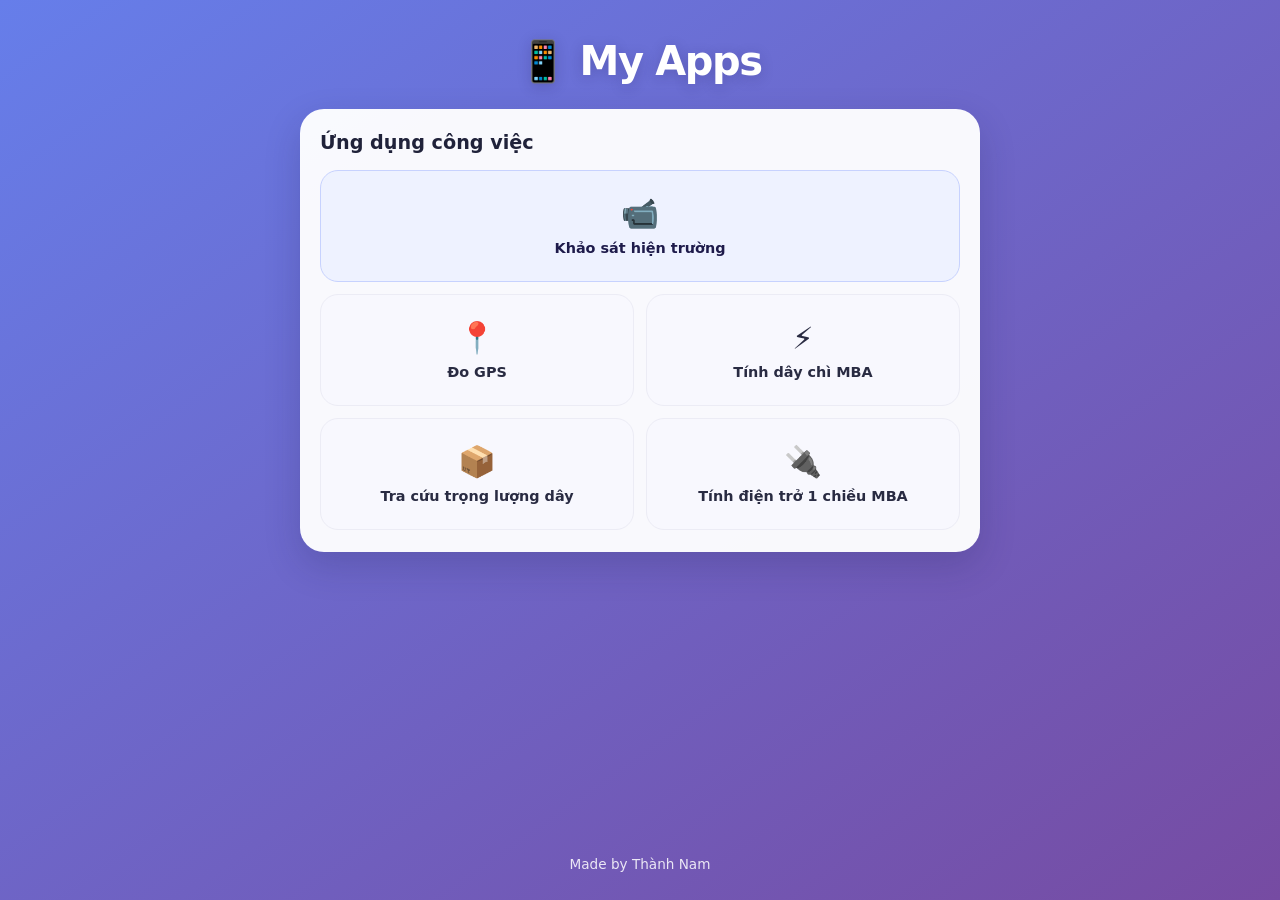
<file: index.html>
<!doctype html>
<html lang="vi">
<head>
  <meta charset="utf-8">
  <meta name="viewport" content="width=device-width, initial-scale=1, viewport-fit=cover">
  <meta name="theme-color" content="#5b5bd6">
  <meta name="description" content="My Apps của Thành Nam - Công việc">
  <link rel="manifest" href="manifest.json">
  <link rel="icon" href="icon-192.png">
  <link rel="apple-touch-icon" href="icon-192.png">
  <meta name="apple-mobile-web-app-capable" content="yes">
  <meta name="apple-mobile-web-app-status-bar-style" content="black-translucent">
  <meta name="apple-mobile-web-app-title" content="My Apps">
  <title>My Apps - Thành Nam</title>
  <style>
    :root { font-family: system-ui, -apple-system, BlinkMacSystemFont, "Segoe UI", sans-serif; color: #20223a; background: #5755c9; }
    * { box-sizing: border-box; }
    body { min-height: 100svh; margin: 0; padding: max(24px, env(safe-area-inset-top)) max(18px, env(safe-area-inset-right)) max(24px, env(safe-area-inset-bottom)) max(18px, env(safe-area-inset-left)); background: linear-gradient(145deg, #667eea 0%, #764ba2 100%); }
    .page { width: min(100%, 680px); min-height: calc(100svh - 48px); margin: auto; display: flex; flex-direction: column; }
    header { padding: 14px 0 24px; text-align: center; color: #fff; }
    h1 { margin: 0; font-size: clamp(1.8rem, 8vw, 2.5rem); letter-spacing: -0.035em; text-shadow: 0 3px 14px rgba(31, 28, 80, 0.22); }
    button, a { font: inherit; }
    .work-panel { display: block; padding: 22px 20px; border-radius: 24px; background: rgba(255,255,255,.96); box-shadow: 0 14px 36px rgba(31,28,80,.2); }
    .work-panel h2 { margin: 0 0 16px; font-size: 1.2rem; }
    .apps-grid { display: grid; grid-template-columns: repeat(2, minmax(0, 1fr)); gap: 12px; }
    .app-link { min-height: 112px; padding: 14px 10px; display: flex; flex-direction: column; align-items: center; justify-content: center; gap: 8px; border: 1px solid #ececf5; border-radius: 18px; color: #292b42; background: #f8f8fe; text-align: center; text-decoration: none; font-size: .9rem; font-weight: 650; transition: transform .16s ease, background-color .16s ease; touch-action: manipulation; }
    .app-link:active { transform: scale(.98); background: #f0f0fa; }
    .app-link span { font-size: 1.9rem; }
    .app-link.featured { grid-column: 1 / -1; background: #eef2ff; border-color: #c7d2fe; color: #1e1b4b; font-weight: 750; }
    footer { margin-top: auto; padding: 28px 0 4px; text-align: center; color: rgba(255,255,255,.86); font-size: .85rem; }
    @media (max-width: 370px) { .apps-grid { grid-template-columns: 1fr; } }
    @media (prefers-reduced-motion: reduce) { .app-link { transition: none; } }
  </style>
</head>
<body>
  <div class="page">
    <header><h1>📱 My Apps</h1></header>
    <main>
      <section class="work-panel" id="work-panel" aria-label="Ứng dụng công việc">
        <h2>Ứng dụng công việc</h2>
        <div class="apps-grid">
          <a class="app-link featured" href="apps/khao-sat-hien-truong/"><span aria-hidden="true">📹</span>Khảo sát hiện trường</a>
          <a class="app-link" href="gps/"><span aria-hidden="true">📍</span>Đo GPS</a>
          <a class="app-link" href="apps/tinh-day-chi-mba/"><span aria-hidden="true">⚡</span>Tính dây chì MBA</a>
          <a class="app-link" href="apps/tra-cuu-trong-luong-day/"><span aria-hidden="true">📦</span>Tra cứu trọng lượng dây</a>
          <a class="app-link" href="apps/tinh-dien-tro-1-chieu-mba/"><span aria-hidden="true">🔌</span>Tính điện trở 1 chiều MBA</a>
          <!-- AUTO-APPS:END -->
        </div>
      </section>
    </main>
    <footer>Made by Thành Nam</footer>
  </div>

  <script>
    if ("serviceWorker" in navigator) navigator.serviceWorker.getRegistrations().then(items => Promise.all(items.map(item => item.unregister()))).catch(() => {});
    if ("caches" in window) caches.keys().then(keys => Promise.all(keys.map(key => caches.delete(key)))).catch(() => {});
  </script>
</body>
</html>
</file>
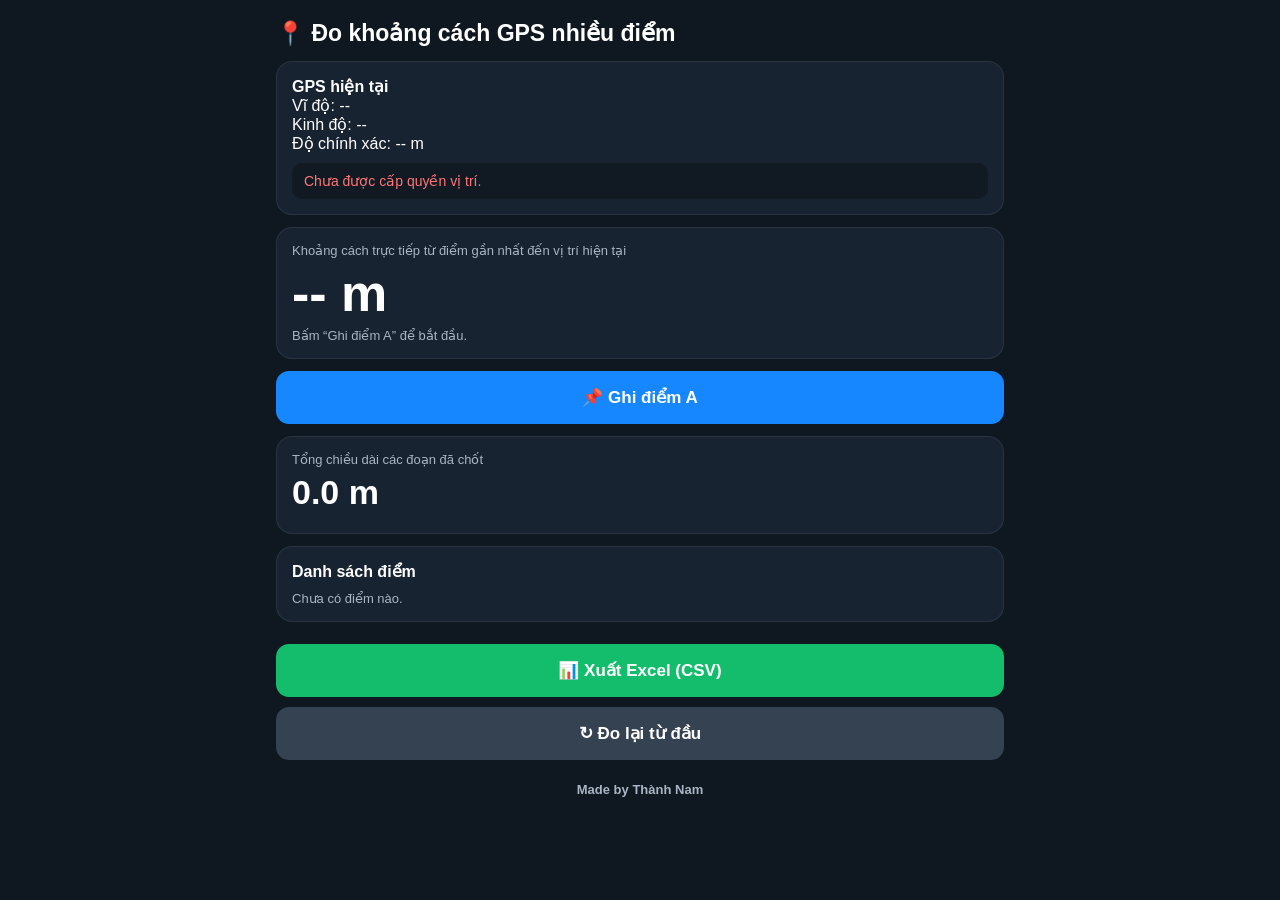
<file: gps/index.html>
<!DOCTYPE html>
<html lang="vi">
<head>
<meta charset="UTF-8">
<meta name="viewport" content="width=device-width, initial-scale=1, maximum-scale=1, user-scalable=no">
<title>Đo khoảng cách GPS nhiều điểm</title>
<style>
  *{box-sizing:border-box}
  body{margin:0;min-height:100vh;font-family:Arial,sans-serif;background:#0f1720;color:#fff}
  .app{max-width:760px;margin:0 auto;padding:16px}
  h1{font-size:23px;margin:4px 0 14px}
  .card{background:#182331;border:1px solid rgba(255,255,255,.08);border-radius:16px;padding:15px;margin-bottom:12px}
  .muted{color:#a9b5c4;font-size:13px}
  .status{padding:10px 12px;border-radius:10px;background:#111923;margin-top:10px;font-size:14px}
  .ok{color:#54e39a}.warn{color:#ffd166}.bad{color:#ff7676}
  .live{font-size:52px;font-weight:900;line-height:1;margin:9px 0}
  .total{font-size:34px;font-weight:900;margin:6px 0}
  button{width:100%;border:0;border-radius:13px;padding:16px 12px;font-size:17px;font-weight:800}
  .mark{background:#1687ff;color:#fff}
  .csv{background:#13bd6b;color:#fff;margin-top:10px}
  .reset{background:#344252;color:#fff;margin-top:10px}
  .point{padding:11px 0;border-bottom:1px solid rgba(255,255,255,.08);font-size:14px;line-height:1.55}
  .point:last-child{border-bottom:0}
  .seg{font-weight:800;color:#71d7ff}
</style>
</head>
<body>
<div class="app">
  <h1>📍 Đo khoảng cách GPS nhiều điểm</h1>

  <div class="card">
    <b>GPS hiện tại</b><br>
    Vĩ độ: <span id="lat">--</span><br>
    Kinh độ: <span id="lon">--</span><br>
    Độ chính xác: <span id="acc">--</span> m
    <div class="status" id="status">Đang lấy vị trí...</div>
  </div>

  <div class="card">
    <div class="muted">Khoảng cách trực tiếp từ điểm gần nhất đến vị trí hiện tại</div>
    <div class="live"><span id="liveDistance">--</span> m</div>
    <div id="liveLabel" class="muted">Bấm “Ghi điểm A” để bắt đầu.</div>
  </div>

  <button class="mark" id="markBtn">📌 Ghi điểm A</button>

  <div class="card" style="margin-top:12px">
    <div class="muted">Tổng chiều dài các đoạn đã chốt</div>
    <div class="total"><span id="totalDistance">0.0</span> m</div>
  </div>

  <div class="card">
    <b>Danh sách điểm</b>
    <div id="points"><div class="muted" style="margin-top:10px">Chưa có điểm nào.</div></div>
  </div>

  <button class="csv" id="csvBtn">📊 Xuất Excel (CSV)</button>
  <button class="reset" id="resetBtn">↻ Đo lại từ đầu</button>

  <p class="muted" style="text-align:center;margin:22px 0 8px;font-weight:700;">Made by Thành Nam</p>
</div>

<script>
let current=null;
let points=[];
let total=0;

const $=id=>document.getElementById(id);

function fmt(n,d=7){return Number(n).toFixed(d)}
function pointName(i){
  const letters="ABCDEFGHIJKLMNOPQRSTUVWXYZ";
  if(i<26) return letters[i];
  return "P"+(i+1);
}

function setStatus(text,cls=""){
  const el=$("status");
  el.textContent=text;
  el.className="status "+cls;
}

function distanceMeters(a,b){
  const R=6371000;
  const rad=x=>x*Math.PI/180;
  const p1=rad(a.lat), p2=rad(b.lat);
  const dLat=rad(b.lat-a.lat), dLon=rad(b.lon-a.lon);
  const h=Math.sin(dLat/2)**2+Math.cos(p1)*Math.cos(p2)*Math.sin(dLon/2)**2;
  return 2*R*Math.asin(Math.sqrt(h));
}

function updateCurrent(pos){
  current={
    lat:pos.coords.latitude,
    lon:pos.coords.longitude,
    acc:pos.coords.accuracy,
    time:new Date()
  };
  $("lat").textContent=fmt(current.lat);
  $("lon").textContent=fmt(current.lon);
  $("acc").textContent=Math.round(current.acc);

  if(current.acc<=5) setStatus("GPS rất tốt - có thể ghi điểm.","ok");
  else if(current.acc<=15) setStatus("GPS khá tốt - có thể ghi điểm.","warn");
  else setStatus("GPS chưa ổn định, nên đứng yên và chờ thêm.","bad");

  updateLive();
}

function gpsError(err){
  const msg={
    1:"Chưa được cấp quyền vị trí.",
    2:"Điện thoại chưa xác định được vị trí.",
    3:"GPS phản hồi quá lâu."
  };
  setStatus(msg[err.code]||"Không lấy được GPS.","bad");
}

function updateLive(){
  if(!current || points.length===0){
    $("liveDistance").textContent="--";
    $("liveLabel").textContent="Bấm “Ghi điểm A” để bắt đầu.";
    return;
  }
  const last=points[points.length-1];
  const d=distanceMeters(last,current);
  $("liveDistance").textContent=d<100 ? d.toFixed(1) : Math.round(d);
  $("liveLabel").textContent="Đang đo "+pointName(points.length-1)+" → "+pointName(points.length);
}

function renderPoints(){
  if(points.length===0){
    $("points").innerHTML='<div class="muted" style="margin-top:10px">Chưa có điểm nào.</div>';
    return;
  }
  let html="";
  points.forEach((p,i)=>{
    let seg="";
    if(i>0){
      seg='<div class="seg">Đoạn '+pointName(i-1)+'–'+pointName(i)+': '+p.segment.toFixed(1)+' m</div>';
    }
    html+=`
      <div class="point">
        <b>Điểm ${pointName(i)}</b><br>
        ${seg}
        Vĩ độ: ${fmt(p.lat)}<br>
        Kinh độ: ${fmt(p.lon)}<br>
        Sai số lúc ghi: ±${Math.round(p.acc)} m
      </div>`;
  });
  $("points").innerHTML=html;
}

function markPoint(){
  if(!current){
    alert("Chưa lấy được GPS.");
    return;
  }

  const newPoint={...current, time:new Date(), segment:0};

  if(points.length>0){
    const last=points[points.length-1];
    newPoint.segment=distanceMeters(last,newPoint);
    total+=newPoint.segment;
  }

  points.push(newPoint);

  $("totalDistance").textContent=total.toFixed(1);
  $("markBtn").textContent="📌 Ghi điểm "+pointName(points.length);
  renderPoints();
  updateLive();
}

function resetAll(){
  points=[];
  total=0;
  $("totalDistance").textContent="0.0";
  $("markBtn").textContent="📌 Ghi điểm A";
  renderPoints();
  updateLive();
}

function exportCSV(){
  if(points.length===0){
    alert("Chưa có điểm nào để xuất.");
    return;
  }

  const rows = [[
    "STT",
    "Điểm bấm",
    "Vĩ độ",
    "Kinh độ",
    "Sai số",
    "Số mét giữa các điểm",
    "Tổng số mét đã bấm",
    "Thời gian"
  ]];

  let cumulative = 0;

  points.forEach((p,i)=>{
    const segment = Number(p.segment || 0);
    if(i > 0) cumulative += segment;

    rows.push([
      i + 1,
      i + 1,
      Number(p.lat).toFixed(7),
      Number(p.lon).toFixed(7),
      Math.round(Number(p.acc || 0)),
      i === 0 ? "" : segment.toFixed(1),
      cumulative.toFixed(1),
      p.time instanceof Date
        ? p.time.toLocaleString("vi-VN", {
            day:"2-digit",
            month:"2-digit",
            year:"numeric",
            hour:"2-digit",
            minute:"2-digit"
          })
        : ""
    ]);
  });

  const esc = v => '"' + String(v ?? "").replace(/"/g,'""') + '"';
  const csv = "\uFEFF" + rows.map(r => r.map(esc).join(",")).join("\r\n");

  const blob = new Blob([csv], {type:"text/csv;charset=utf-8;"});
  const url = URL.createObjectURL(blob);
  const a = document.createElement("a");

  const now = new Date();
  const pad = n => String(n).padStart(2,"0");

  a.href = url;
  a.download = `GPS_${now.getFullYear()}${pad(now.getMonth()+1)}${pad(now.getDate())}_${pad(now.getHours())}${pad(now.getMinutes())}.csv`;

  document.body.appendChild(a);
  a.click();
  a.remove();
  setTimeout(() => URL.revokeObjectURL(url), 1000);
}

$("csvBtn").addEventListener("click",exportCSV);

$("markBtn").addEventListener("click",markPoint);
$("resetBtn").addEventListener("click",resetAll);

if("geolocation" in navigator){
  navigator.geolocation.watchPosition(
    updateCurrent,
    gpsError,
    {enableHighAccuracy:true,maximumAge:0,timeout:15000}
  );
}else{
  setStatus("Trình duyệt không hỗ trợ GPS.","bad");
}
</script>
</body>
</html>
</file>
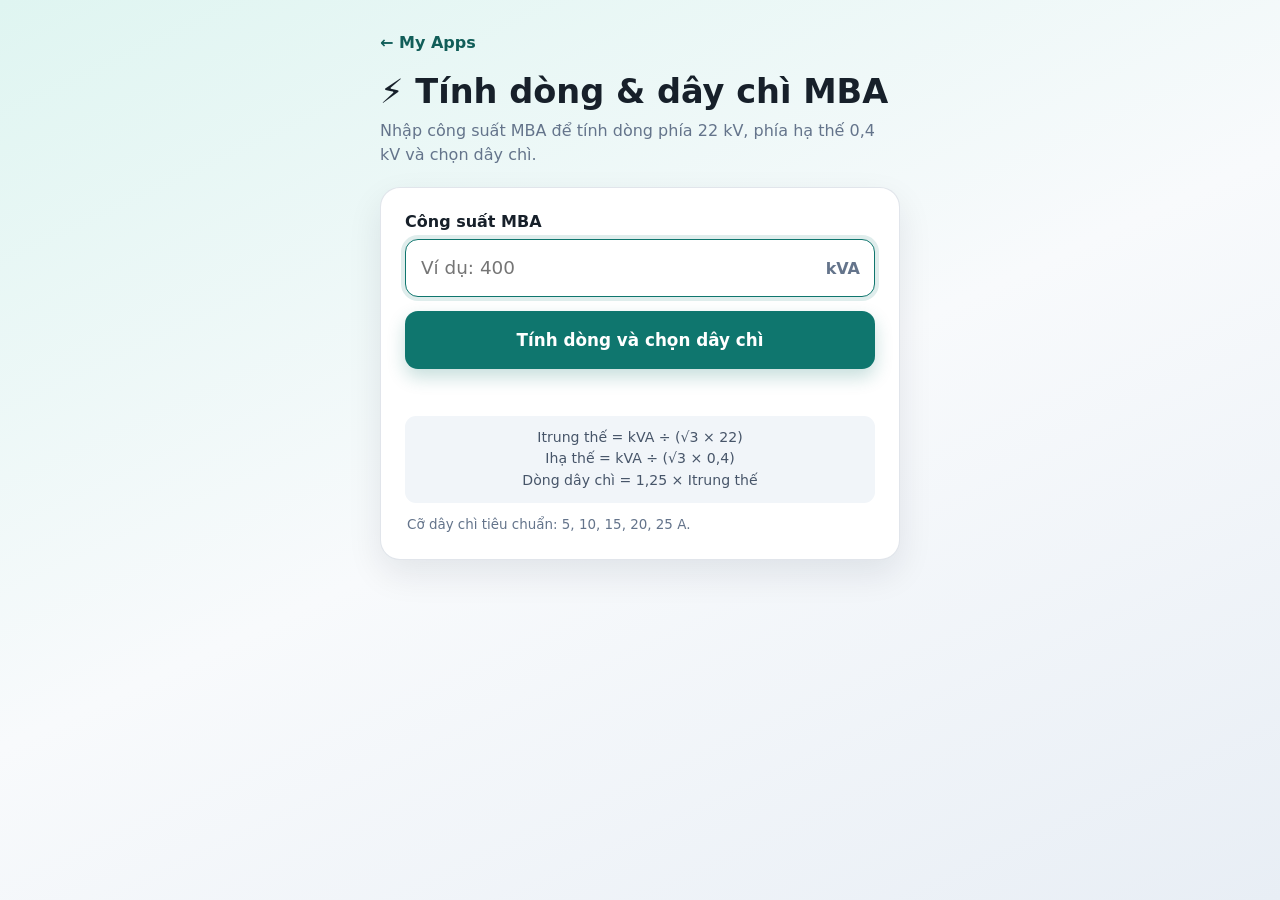
<file: apps/tinh-day-chi-mba/index.html>
<!DOCTYPE html>
<html lang="vi">
<head>
  <meta charset="UTF-8">
  <meta name="viewport" content="width=device-width, initial-scale=1, viewport-fit=cover">
  <meta name="theme-color" content="#0f766e">
  <title>Tính dòng và dây chì MBA</title>
  <style>
    :root { color-scheme:light; --primary:#0f766e; --dark:#115e59; --ink:#17202a; --muted:#64748b; --line:#dbe4ea; --danger:#b42318; }
    * { box-sizing:border-box; }
    body { margin:0; min-height:100vh; font-family:system-ui,-apple-system,"Segoe UI",Roboto,Arial,sans-serif; color:var(--ink); background:linear-gradient(155deg,#dff5f1 0,#f8fafc 50%,#e8eef5 100%); }
    main { width:min(100%,560px); margin:auto; padding:calc(20px + env(safe-area-inset-top)) 16px calc(28px + env(safe-area-inset-bottom)); }
    .back { display:inline-flex; align-items:center; min-height:44px; color:var(--dark); font-weight:750; text-decoration:none; }
    header { margin:8px 0 20px; }
    h1 { margin:0 0 7px; font-size:clamp(1.6rem,7vw,2.1rem); line-height:1.18; }
    header p { margin:0; color:var(--muted); line-height:1.5; }
    .card { padding:18px; border:1px solid rgba(148,163,184,.28); border-radius:20px; background:#fff; box-shadow:0 14px 35px rgba(15,23,42,.09); }
    label { display:block; margin-bottom:8px; font-weight:800; }
    .input-wrap { position:relative; }
    input { width:100%; min-height:58px; padding:12px 68px 12px 15px; border:1.5px solid #b8c6d1; border-radius:13px; color:var(--ink); background:#fff; font:inherit; font-size:1.15rem; outline:none; }
    input:focus { border-color:var(--primary); box-shadow:0 0 0 4px rgba(15,118,110,.13); }
    .unit { position:absolute; right:15px; top:50%; transform:translateY(-50%); color:var(--muted); font-weight:800; pointer-events:none; }
    button { width:100%; min-height:58px; margin-top:14px; border:0; border-radius:13px; padding:13px 16px; color:#fff; background:var(--primary); box-shadow:0 8px 18px rgba(15,118,110,.24); font:inherit; font-size:1.05rem; font-weight:850; cursor:pointer; touch-action:manipulation; }
    button:hover { background:var(--dark); }
    button:active { transform:translateY(1px); }
    .error { min-height:22px; margin:11px 0 0; color:var(--danger); font-weight:650; }
    .results { display:none; margin-top:17px; overflow:hidden; border:1px solid var(--line); border-radius:13px; }
    .results.show { display:block; }
    .row { display:flex; justify-content:space-between; align-items:center; gap:12px; padding:13px 14px; background:#fff; }
    .row + .row { border-top:1px solid var(--line); }
    .row span { color:#526171; }
    .row strong { white-space:nowrap; font-size:1.08rem; }
    .row.lv { background:#f0fdfa; }
    .row.lv strong { color:var(--dark); }
    .row.recommend { background:#e8faf6; }
    .row.recommend strong { color:var(--dark); font-size:1.45rem; }
    .formula { margin:14px 0 0; padding:11px; border-radius:11px; color:#475569; background:#f1f5f9; font-size:.88rem; line-height:1.55; text-align:center; }
    .note { margin:12px 2px 0; color:var(--muted); font-size:.84rem; line-height:1.45; }
    @media (min-width:520px) { main { padding-left:20px; padding-right:20px; } .card { padding:24px; } }
  </style>
</head>
<body>
  <main>
    <a class="back" href="../../">← My Apps</a>
    <header>
      <h1>⚡ Tính dòng &amp; dây chì MBA</h1>
      <p>Nhập công suất MBA để tính dòng phía 22 kV, phía hạ thế 0,4 kV và chọn dây chì.</p>
    </header>
    <section class="card">
      <form id="calculator" novalidate>
        <label for="power">Công suất MBA</label>
        <div class="input-wrap">
          <input id="power" type="text" inputmode="decimal" autocomplete="off" placeholder="Ví dụ: 400" aria-describedby="error" autofocus>
          <span class="unit">kVA</span>
        </div>
        <button type="submit">Tính dòng và chọn dây chì</button>
        <p class="error" id="error" role="alert" aria-live="polite"></p>
      </form>
      <div class="results" id="results" aria-live="polite">
        <div class="row"><span>MBA</span><strong id="power-result">—</strong></div>
        <div class="row"><span>Dòng định mức trung thế 22 kV</span><strong id="rated-mv">—</strong></div>
        <div class="row lv"><span>Dòng định mức hạ thế 0,4 kV</span><strong id="rated-lv">—</strong></div>
        <div class="row"><span>1,25 × Iđm trung thế</span><strong id="fuse-current">—</strong></div>
        <div class="row recommend"><span>Dây chì chọn</span><strong id="recommendation">—</strong></div>
      </div>
      <p class="formula">Itrung thế = kVA ÷ (√3 × 22)<br>Ihạ thế = kVA ÷ (√3 × 0,4)<br>Dòng dây chì = 1,25 × Itrung thế</p>
      <p class="note" id="note">Cỡ dây chì tiêu chuẩn: 5, 10, 15, 20, 25 A.</p>
    </section>
  </main>
  <script>
    (() => {
      const FUSES = [5, 10, 15, 20, 25];
      const MV_VOLTAGE_KV = 22;
      const LV_VOLTAGE_KV = 0.4;
      const form = document.getElementById('calculator');
      const powerInput = document.getElementById('power');
      const error = document.getElementById('error');
      const results = document.getElementById('results');
      const note = document.getElementById('note');
      const parseValue = (value) => Number(String(value).trim().replace(',', '.'));
      const format2 = (value) => value.toLocaleString('vi-VN', { minimumFractionDigits:2, maximumFractionDigits:2 });
      const formatPower = (value) => value.toLocaleString('vi-VN', { maximumFractionDigits:2 });

      form.addEventListener('submit', (event) => {
        event.preventDefault();
        const kva = parseValue(powerInput.value);
        error.textContent = '';
        if (!Number.isFinite(kva) || kva <= 0) {
          error.textContent = 'Vui lòng nhập công suất MBA lớn hơn 0.';
          results.classList.remove('show');
          powerInput.focus();
          return;
        }

        const ratedMv = kva / (Math.sqrt(3) * MV_VOLTAGE_KV);
        const ratedLv = kva / (Math.sqrt(3) * LV_VOLTAGE_KV);
        const required = 1.25 * ratedMv;
        const selected = FUSES.find((fuse) => fuse >= required);

        document.getElementById('power-result').textContent = `${formatPower(kva)} kVA`;
        document.getElementById('rated-mv').textContent = `${format2(ratedMv)} A`;
        document.getElementById('rated-lv').textContent = `${format2(ratedLv)} A`;
        document.getElementById('fuse-current').textContent = `${format2(required)} A`;
        document.getElementById('recommendation').textContent = selected ? `${selected} A` : '> 25 A';
        note.textContent = selected ? 'Dây chì được chọn theo dòng trung thế 22 kV, lấy cỡ tiêu chuẩn gần nhất lớn hơn hoặc bằng dòng tính toán.' : 'Dòng tính toán phía trung thế vượt danh sách 5–25 A. Cần kiểm tra phương án bảo vệ phù hợp.';
        results.classList.add('show');
      });
    })();
  </script>
</body>
</html>
</file>
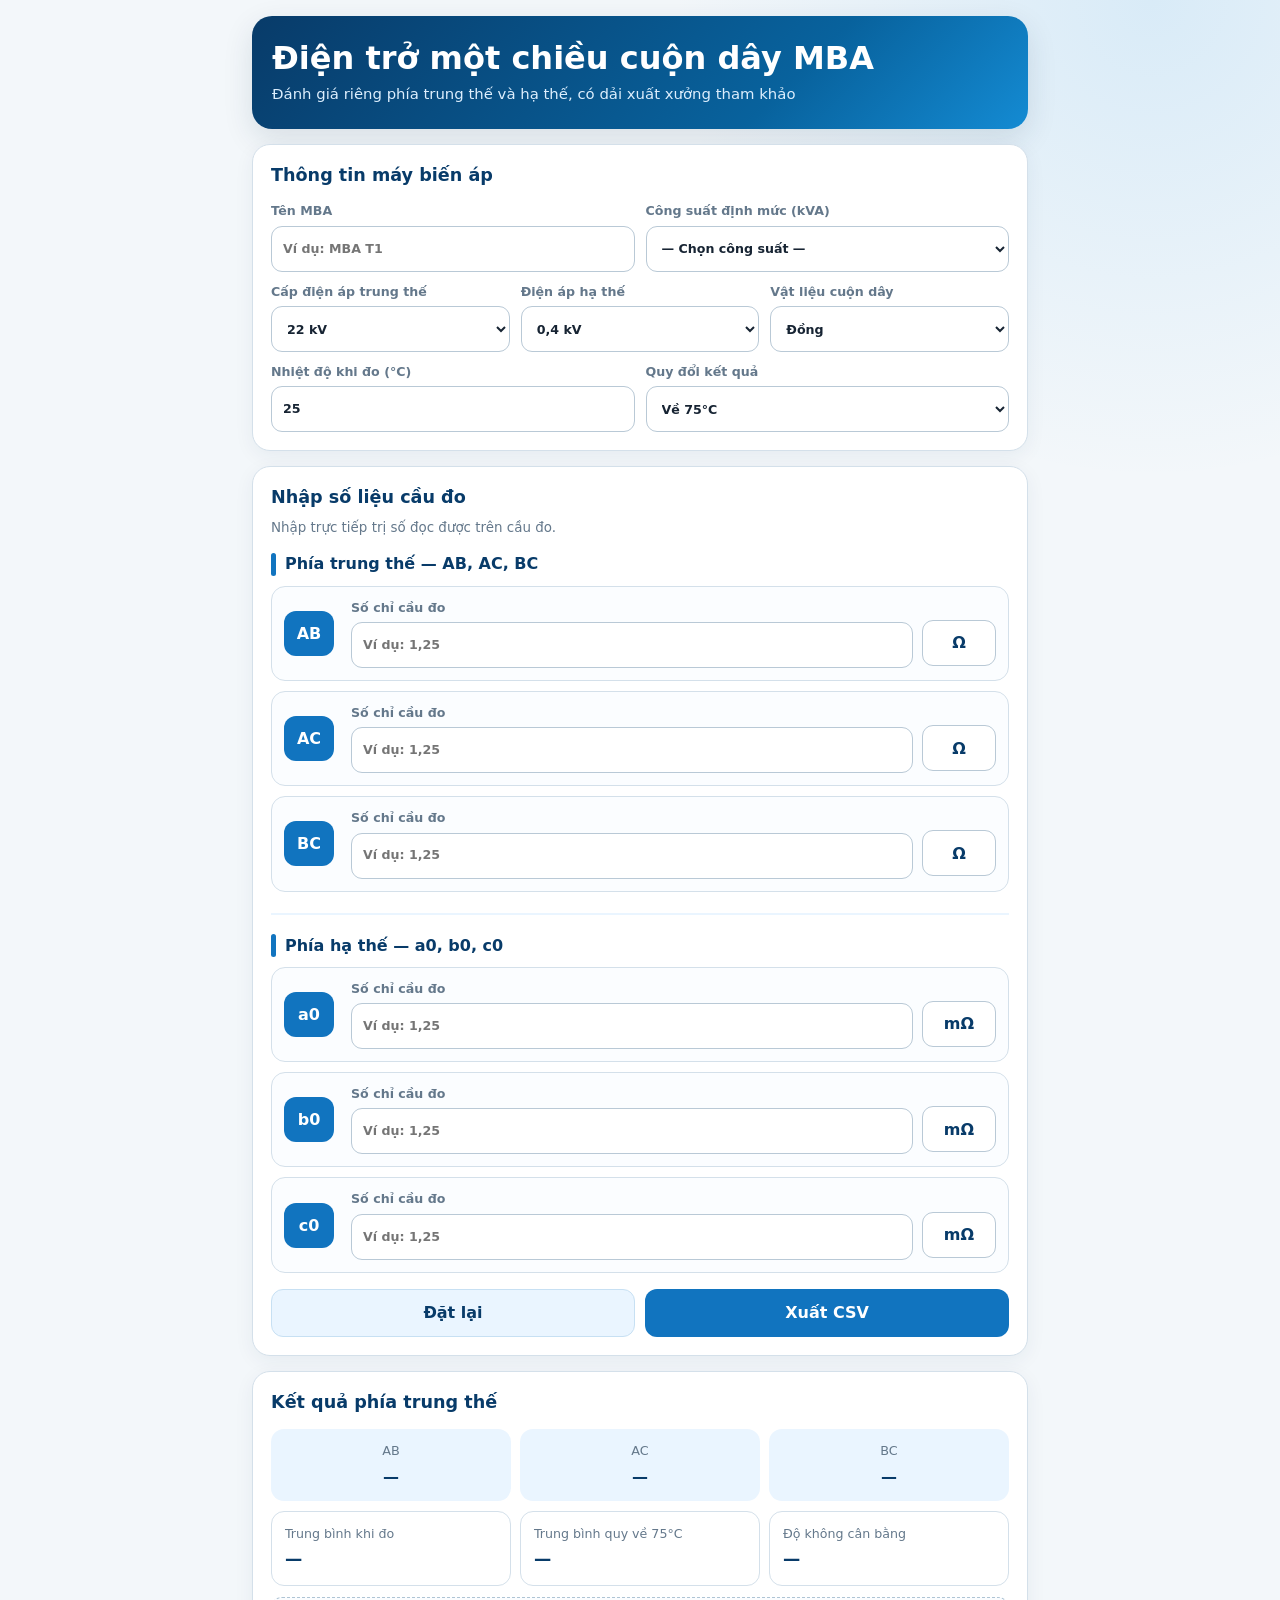
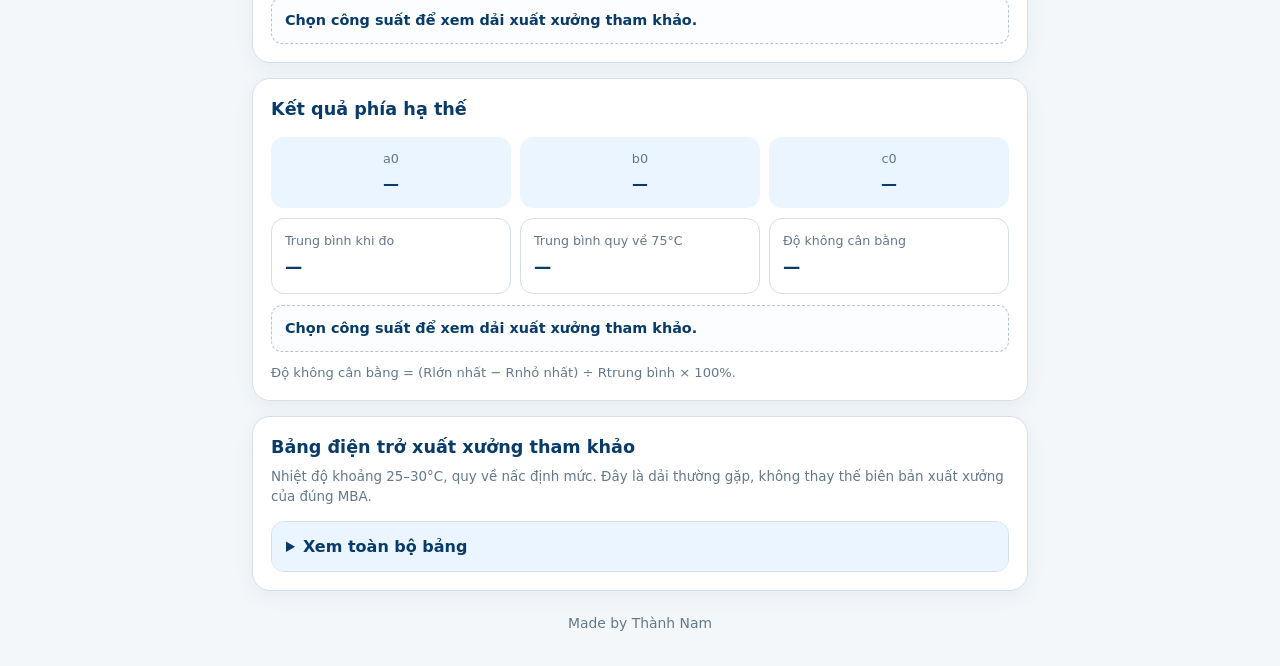
<file: apps/tinh-dien-tro-1-chieu-mba/index.html>
<!doctype html>
<html lang="vi">
<head>
  <meta charset="utf-8">
  <meta name="viewport" content="width=device-width,initial-scale=1,viewport-fit=cover">
  <meta name="theme-color" content="#0b3b67">
  <title>Điện trở một chiều MBA</title>
  <style>
    :root{--navy:#083b69;--blue:#1174bf;--soft:#eaf5ff;--ink:#172433;--muted:#64788b;--line:#d4e0ea;--bg:#f3f7fa;--ok:#137547;--okbg:#eaf8f0;--warn:#aa3d22;--warnbg:#fff0ec}
    *{box-sizing:border-box}body{margin:0;color:var(--ink);background:radial-gradient(circle at 90% 0,rgba(40,154,230,.13),transparent 30rem),var(--bg);font:16px/1.45 system-ui,-apple-system,"Segoe UI",sans-serif}.app{width:min(800px,100%);margin:auto;padding:16px 12px 28px}header{padding:23px 20px;border-radius:20px;color:#fff;background:linear-gradient(135deg,var(--navy),#08629d 68%,#148bd3);box-shadow:0 10px 30px rgba(14,48,78,.12)}header h1{margin:0 0 7px;font-size:clamp(1.4rem,5vw,2rem);line-height:1.2}header p{margin:0;color:#dceefd;font-size:.93rem}.card{margin-top:15px;padding:18px;border:1px solid var(--line);border-radius:18px;background:#fff;box-shadow:0 5px 20px rgba(14,48,78,.06)}h2{margin:0 0 14px;color:var(--navy);font-size:1.1rem}.hint{margin:-7px 0 15px;color:var(--muted);font-size:.84rem}.form-grid{display:grid;grid-template-columns:repeat(2,1fr);gap:11px}.form-grid.three{grid-template-columns:repeat(3,1fr)}label{display:block;color:var(--muted);font-size:.79rem;font-weight:700}input,select,button{font:inherit}input,select{width:100%;min-height:46px;margin-top:5px;padding:10px 11px;border:1px solid #b9c9d6;border-radius:11px;color:var(--ink);background:#fff;outline:none}input:focus,select:focus{border-color:var(--blue);box-shadow:0 0 0 3px rgba(17,116,191,.13)}input.invalid{border-color:var(--warn)}.group+.group{margin-top:21px;padding-top:19px;border-top:2px solid var(--soft)}.group-title{display:flex;align-items:center;gap:9px;margin-bottom:10px;color:var(--navy);font-weight:850}.group-title:before{content:"";width:5px;height:23px;border-radius:4px;background:var(--blue)}.measurements{display:grid;gap:10px}.measure-row{display:grid;grid-template-columns:58px minmax(0,1fr) 100px;gap:9px;align-items:end;padding:12px;border:1px solid var(--line);border-radius:14px;background:#fbfdff}.badge{align-self:center;display:grid;place-items:center;width:50px;height:45px;border-radius:12px;color:#fff;background:var(--blue);font-weight:850}.thresholds{margin-top:15px}.actions{display:grid;grid-template-columns:1fr 1fr;gap:10px;margin-top:16px}button{min-height:48px;border:0;border-radius:12px;cursor:pointer;font-weight:800}.primary{color:#fff;background:var(--blue)}.secondary{color:var(--navy);background:var(--soft);border:1px solid #c7e0f3}.result-grid{display:grid;grid-template-columns:repeat(3,1fr);gap:9px}.result-item{padding:13px 9px;border-radius:13px;text-align:center;background:var(--soft)}.result-item span{display:block;color:var(--muted);font-size:.8rem}.result-item strong{display:block;margin-top:4px;color:var(--navy);overflow-wrap:anywhere}.summary{display:grid;grid-template-columns:repeat(3,1fr);gap:9px;margin-top:10px}.summary>div{padding:13px;border:1px solid var(--line);border-radius:13px}.summary span{display:block;color:var(--muted);font-size:.79rem}.summary strong{display:block;margin-top:4px;color:var(--navy);font-size:1.08rem}.status,.reference{margin-top:11px;padding:12px 13px;border-radius:11px;font-weight:700}.status.neutral{color:var(--muted);background:#f1f4f6}.status.ok{color:var(--ok);background:var(--okbg)}.status.warn{color:var(--warn);background:var(--warnbg)}.reference{border:1px dashed #afc4d4;color:var(--navy);background:#fbfdff;font-size:.9rem}.reference small{display:block;margin-top:4px;color:var(--muted);font-weight:500}.formula{margin:11px 0 0;color:var(--muted);font-size:.82rem}details{margin-top:15px;border:1px solid var(--line);border-radius:13px;overflow:hidden}summary{padding:13px 14px;cursor:pointer;color:var(--navy);font-weight:800;background:var(--soft)}.table-wrap{overflow:auto}table{width:100%;border-collapse:collapse;font-size:.82rem;white-space:nowrap}th,td{padding:9px 10px;border-bottom:1px solid var(--line);text-align:center}th{color:var(--navy);background:#f8fbfd}footer{padding:22px 0 4px;color:var(--muted);text-align:center;font-size:.87rem}
    @media(max-width:600px){.card,header{border-radius:16px}.card{padding:15px}.form-grid,.form-grid.three,.summary{grid-template-columns:1fr}.measure-row{grid-template-columns:51px minmax(0,1fr) 91px}.badge{width:43px}.result-grid{grid-template-columns:1fr}.result-item{display:flex;justify-content:space-between;text-align:left}.result-item strong{margin:0}}
    .measure-row{grid-template-columns:58px minmax(0,1fr) 74px;align-items:center}.fixed-unit{display:grid;place-items:center;min-height:46px;margin-top:19px;border:1px solid #b9c9d6;border-radius:11px;color:var(--navy);background:#fff;font-weight:850}@media(max-width:600px){.measure-row{grid-template-columns:51px minmax(0,1fr) 65px}}
  </style>
</head>
<body>
<main class="app">
  <header><h1>Điện trở một chiều cuộn dây MBA</h1><p>Đánh giá riêng phía trung thế và hạ thế, có dải xuất xưởng tham khảo</p></header>

  <section class="card">
    <h2>Thông tin máy biến áp</h2>
    <div class="form-grid">
      <label>Tên MBA<input id="transformerName" type="text" placeholder="Ví dụ: MBA T1"></label>
      <label>Công suất định mức (kVA)<select id="powerKva"><option value="">— Chọn công suất —</option><option>50</option><option>100</option><option>160</option><option>250</option><option>320</option><option>400</option><option>560</option><option>630</option><option>750</option><option>800</option><option>1000</option><option>1250</option><option>1600</option><option>2000</option><option>2500</option></select></label>
    </div>
    <div class="form-grid three" style="margin-top:11px">
      <label>Cấp điện áp trung thế<select id="voltageMv"><option value="22">22 kV</option><option value="35">35 kV</option></select></label>
      <label>Điện áp hạ thế<select id="voltageLv"><option value="0.4">0,4 kV</option></select></label>
      <label>Vật liệu cuộn dây<select id="material"><option value="235">Đồng</option><option value="245">Nhôm</option></select></label>
    </div>
    <div class="form-grid" style="margin-top:11px">
      <label>Nhiệt độ khi đo (°C)<input id="temperature" type="text" inputmode="decimal" value="25"></label>
      <label>Quy đổi kết quả<select id="correction"><option value="75">Về 75°C</option><option value="none">Không quy đổi</option></select></label>
    </div>
  </section>

  <section class="card">
    <h2>Nhập số liệu cầu đo</h2>
    <p class="hint">Nhập trực tiếp trị số đọc được trên cầu đo.</p>
    <div class="group"><div class="group-title">Phía trung thế — AB, AC, BC</div><div class="measurements" id="inputs-mv"></div></div>
    <div class="group"><div class="group-title">Phía hạ thế — a0, b0, c0</div><div class="measurements" id="inputs-lv"></div></div>
    <div class="actions"><button class="secondary" id="resetBtn" type="button">Đặt lại</button><button class="primary" id="csvBtn" type="button">Xuất CSV</button></div>
  </section>

  <section class="card" aria-live="polite"><h2>Kết quả phía trung thế</h2><div class="result-grid" id="results-mv"></div><div class="summary"><div><span>Trung bình khi đo</span><strong id="average-mv">—</strong></div><div><span>Trung bình quy về 75°C</span><strong id="average75-mv">—</strong></div><div><span>Độ không cân bằng</span><strong id="imbalance-mv">—</strong></div></div><div class="reference" id="reference-mv">Chọn công suất để xem dải xuất xưởng tham khảo.</div></section>
  <section class="card" aria-live="polite"><h2>Kết quả phía hạ thế</h2><div class="result-grid" id="results-lv"></div><div class="summary"><div><span>Trung bình khi đo</span><strong id="average-lv">—</strong></div><div><span>Trung bình quy về 75°C</span><strong id="average75-lv">—</strong></div><div><span>Độ không cân bằng</span><strong id="imbalance-lv">—</strong></div></div><div class="reference" id="reference-lv">Chọn công suất để xem dải xuất xưởng tham khảo.</div><p class="formula">Độ không cân bằng = (Rlớn nhất − Rnhỏ nhất) ÷ Rtrung bình × 100%.</p></section>

  <section class="card"><h2>Bảng điện trở xuất xưởng tham khảo</h2><p class="hint">Nhiệt độ khoảng 25–30°C, quy về nấc định mức. Đây là dải thường gặp, không thay thế biên bản xuất xưởng của đúng MBA.</p><details><summary>Xem toàn bộ bảng</summary><div class="table-wrap"><table><thead><tr><th>Công suất</th><th>22 kV (Ω)</th><th>35 kV (Ω)</th><th>0,4 kV (mΩ)</th></tr></thead><tbody id="referenceTable"></tbody></table></div></details></section>
  <footer>Made by Thành Nam</footer>
</main>

<script>
'use strict';
const referenceData={
  50:{mv22:[38,52],mv35:[75,110],lv:[18,25]},100:{mv22:[18,26],mv35:[38,55],lv:[8.5,12]},160:{mv22:[11,16],mv35:[22,32],lv:[5,7.5]},250:{mv22:[6.5,9.5],mv35:[13,19],lv:[3,4.5]},320:{mv22:[3.8,5.8],mv35:[7.5,11.5],lv:[1.8,2.8]},400:{mv22:[3.8,5.8],mv35:[7.5,11.5],lv:[1.8,2.8]},560:{mv22:[2.2,3.4],mv35:[4.5,6.8],lv:[1.1,1.7]},630:{mv22:[2.2,3.4],mv35:[4.5,6.8],lv:[1.1,1.7]},750:{mv22:[1.6,2.4],mv35:[3.2,4.8],lv:[.8,1.3]},800:{mv22:[1.6,2.4],mv35:[3.2,4.8],lv:[.8,1.3]},1000:{mv22:[1.1,1.7],mv35:[2.3,3.5],lv:[.6,.95]},1250:{mv22:[.85,1.3],mv35:[1.7,2.6],lv:[.45,.7]},1600:{mv22:[.6,.95],mv35:[1.2,1.9],lv:[.32,.5]},2000:{mv22:[.45,.7],mv35:[.9,1.4],lv:[.22,.38]},2500:{mv22:[.32,.52],mv35:[.65,1.1],lv:[.16,.28]}
};
const groups=[{id:'mv',name:'trung thế',labels:['AB','AC','BC'],defaultUnit:'ohm'},{id:'lv',name:'hạ thế',labels:['a0','b0','c0'],defaultUnit:'mohm'}];

groups.forEach(group=>{document.getElementById(`inputs-${group.id}`).innerHTML=group.labels.map(label=>`<div class="measure-row"><div class="badge">${label}</div><label>Số chỉ cầu đo<input class="reading" data-group="${group.id}" data-label="${label}" type="text" inputmode="decimal" placeholder="Ví dụ: 1,25"></label><div class="fixed-unit" aria-label="Đơn vị cố định">${group.defaultUnit==='ohm'?'Ω':'mΩ'}</div></div>`).join('');document.getElementById(`results-${group.id}`).innerHTML=group.labels.map(label=>`<div class="result-item"><span>${label}</span><strong id="value-${group.id}-${label}">—</strong></div>`).join('')});

const tableRows=[['50','50'],['100','100'],['160','160'],['250','250'],['320 / 400','320'],['560 / 630','560'],['750 / 800','750'],['1000','1000'],['1250','1250'],['1600','1600'],['2000','2000'],['2500','2500']];
document.getElementById('referenceTable').innerHTML=tableRows.map(([label,key])=>{const r=referenceData[key];return`<tr><td>${label} kVA</td><td>${r.mv22[0]}–${r.mv22[1]}</td><td>${r.mv35[0]}–${r.mv35[1]}</td><td>${r.lv[0]}–${r.lv[1]}</td></tr>`}).join('');

function parseNumber(value){const clean=String(value).trim().replace(/\s/g,'').replace(',','.');if(clean===''||!/^\d*(?:\.\d*)?$/.test(clean))return NaN;const n=Number(clean);return Number.isFinite(n)?n:NaN}
function formatNumber(value,digits=6){return new Intl.NumberFormat('vi-VN',{maximumFractionDigits:digits}).format(value)}
function formatResistance(ohms,unit){const n=unit==='mohm'?ohms*1000:ohms;return`${formatNumber(n)} ${unit==='mohm'?'mΩ':'Ω'}`}
function correctedResistance(ohms){if(document.getElementById('correction').value==='none')return ohms;const t=parseNumber(document.getElementById('temperature').value),k=Number(document.getElementById('material').value);return Number.isFinite(t)?ohms*(k+75)/(k+t):NaN}
function normalizedToReferenceTemperature(ohms){const t=parseNumber(document.getElementById('temperature').value),k=Number(document.getElementById('material').value);return Number.isFinite(t)?ohms*(k+27.5)/(k+t):NaN}
function getData(group){return group.labels.map(label=>{const q=`[data-group="${group.id}"][data-label="${label}"]`,input=document.querySelector(`.reading${q}`),reading=parseNumber(input.value),unit=group.defaultUnit;input.classList.toggle('invalid',input.value.trim()!==''&&(!Number.isFinite(reading)||reading<0));return{label,reading,unit,ohms:reading*(unit==='mohm'?.001:1)}})}
function compareRange(value,range,unit){const converted=unit==='mohm'?value*1000:value;if(converted<range[0])return`thấp hơn dải ${formatNumber((range[0]-converted)/range[0]*100,2)}%`;if(converted>range[1])return`cao hơn dải ${formatNumber((converted-range[1])/range[1]*100,2)}%`;return'trong dải tham khảo'}
function updateReference(group,result){const power=Number(document.getElementById('powerKva').value),voltage=document.getElementById('voltageMv').value,record=referenceData[power],box=document.getElementById(`reference-${group.id}`);if(!record){box.textContent='Chọn công suất để xem dải xuất xưởng tham khảo.';return}const range=group.id==='mv'?record[`mv${voltage}`]:record.lv,unit=group.id==='mv'?'ohm':'mohm';if(!range){box.textContent='Không có dải tham khảo cho cấu hình đã chọn.';return}let text=`Dải xuất xưởng tham khảo: ${formatNumber(range[0])}–${formatNumber(range[1])} ${unit==='ohm'?'Ω':'mΩ'} (khoảng 25–30°C).`;if(result){const normalized=normalizedToReferenceTemperature(result.average);text+=Number.isFinite(normalized)?` Kết quả quy về 27,5°C: ${formatResistance(normalized,unit)} — ${compareRange(normalized,range,unit)}.`:' Kiểm tra lại nhiệt độ đo.'}box.innerHTML=`${text}<small>Chỉ dùng tham khảo; ưu tiên biên bản xuất xưởng đúng số máy, nấc phân áp và cùng nhiệt độ.</small>`}
function calculateGroup(group){const data=getData(group),valid=data.filter(x=>Number.isFinite(x.reading)&&x.reading>=0),unit=group.defaultUnit,averageEl=document.getElementById(`average-${group.id}`),average75El=document.getElementById(`average75-${group.id}`),imbalanceEl=document.getElementById(`imbalance-${group.id}`);data.forEach(x=>document.getElementById(`value-${group.id}-${x.label}`).textContent=Number.isFinite(x.reading)&&x.reading>=0?formatResistance(x.ohms,unit):'—');if(valid.length!==3){averageEl.textContent=average75El.textContent=imbalanceEl.textContent='—';updateReference(group,null);return null}const values=valid.map(x=>x.ohms),average=values.reduce((a,b)=>a+b,0)/3,max=Math.max(...values),min=Math.min(...values),imbalance=average===0?0:(max-min)/average*100,average75=correctedResistance(average);averageEl.textContent=formatResistance(average,unit);average75El.textContent=Number.isFinite(average75)?formatResistance(average75,unit):'—';imbalanceEl.textContent=`${formatNumber(imbalance,3)} %`;const result={data:valid,average,average75,imbalance};updateReference(group,result);return result}
function calculate(){const temp=document.getElementById('temperature'),t=parseNumber(temp.value);temp.classList.toggle('invalid',!Number.isFinite(t)||t<-50||t>200);return Object.fromEntries(groups.map(g=>[g.id,calculateGroup(g)]))}
function csvCell(v){const s=String(v??'');return/[;"\n]/.test(s)?`"${s.replace(/"/g,'""')}"`:s}
function exportCsv(){const results=calculate();if(groups.some(g=>!results[g.id]))return alert('Cần nhập đủ số liệu trung thế và hạ thế trước khi xuất CSV.');const name=document.getElementById('transformerName').value.trim()||'Chưa nhập',power=document.getElementById('powerKva').value,voltage=document.getElementById('voltageMv').value,temp=document.getElementById('temperature').value,material=document.getElementById('material').selectedOptions[0].text,rows=[['TÊN MBA',name],['Công suất',`${power} kVA`],['Cấp điện áp',`${voltage}/0,4 kV`],['Vật liệu',material],['Nhiệt độ đo',`${temp} °C`],['Công thức độ không cân bằng','(Rmax - Rmin) / Rtrung bình × 100%']];groups.forEach(g=>{const r=results[g.id],ref=referenceData[power],range=g.id==='mv'?ref?.[`mv${voltage}`]:ref?.lv,refUnit=g.id==='mv'?'Ω':'mΩ';rows.push([],[`PHÍA ${g.name.toUpperCase()}`],['Điểm đo','Giá trị nhập','Đơn vị','Điện trở (Ω)']);r.data.forEach(x=>rows.push([x.label,x.reading,x.unit==='ohm'?'Ω':'mΩ',x.ohms]));rows.push(['Trung bình khi đo',r.average,'Ω'],['Trung bình quy về 75°C',r.average75,'Ω'],['Độ không cân bằng (%)',r.imbalance],['Dải xuất xưởng tham khảo',range?`${range[0]}–${range[1]} ${refUnit}`:'Không có'])});const csv='\ufeff'+rows.map(row=>row.map(csvCell).join(';')).join('\r\n'),blob=new Blob([csv],{type:'text/csv;charset=utf-8'}),url=URL.createObjectURL(blob),a=document.createElement('a'),date=new Date().toISOString().slice(0,10),safe=name.replace(/[\\/:*?"<>|]/g,'-').slice(0,40);a.href=url;a.download=`dien-tro-${safe}-${date}.csv`;document.body.appendChild(a);a.click();a.remove();URL.revokeObjectURL(url)}
function resetForm(){document.getElementById('transformerName').value='';document.getElementById('powerKva').value='';document.getElementById('voltageMv').value='22';document.getElementById('material').value='235';document.getElementById('temperature').value='25';document.getElementById('correction').value='75';document.querySelectorAll('.reading').forEach(x=>{x.value='';x.classList.remove('invalid')});calculate();document.getElementById('transformerName').focus()}
document.getElementById('powerKva').addEventListener('change',calculate);document.addEventListener('input',e=>{if(e.target.matches('input,select'))calculate()});document.addEventListener('change',e=>{if(e.target.matches('input,select'))calculate()});document.getElementById('resetBtn').addEventListener('click',resetForm);document.getElementById('csvBtn').addEventListener('click',exportCsv);calculate();
</script>
</body></html>
</file>
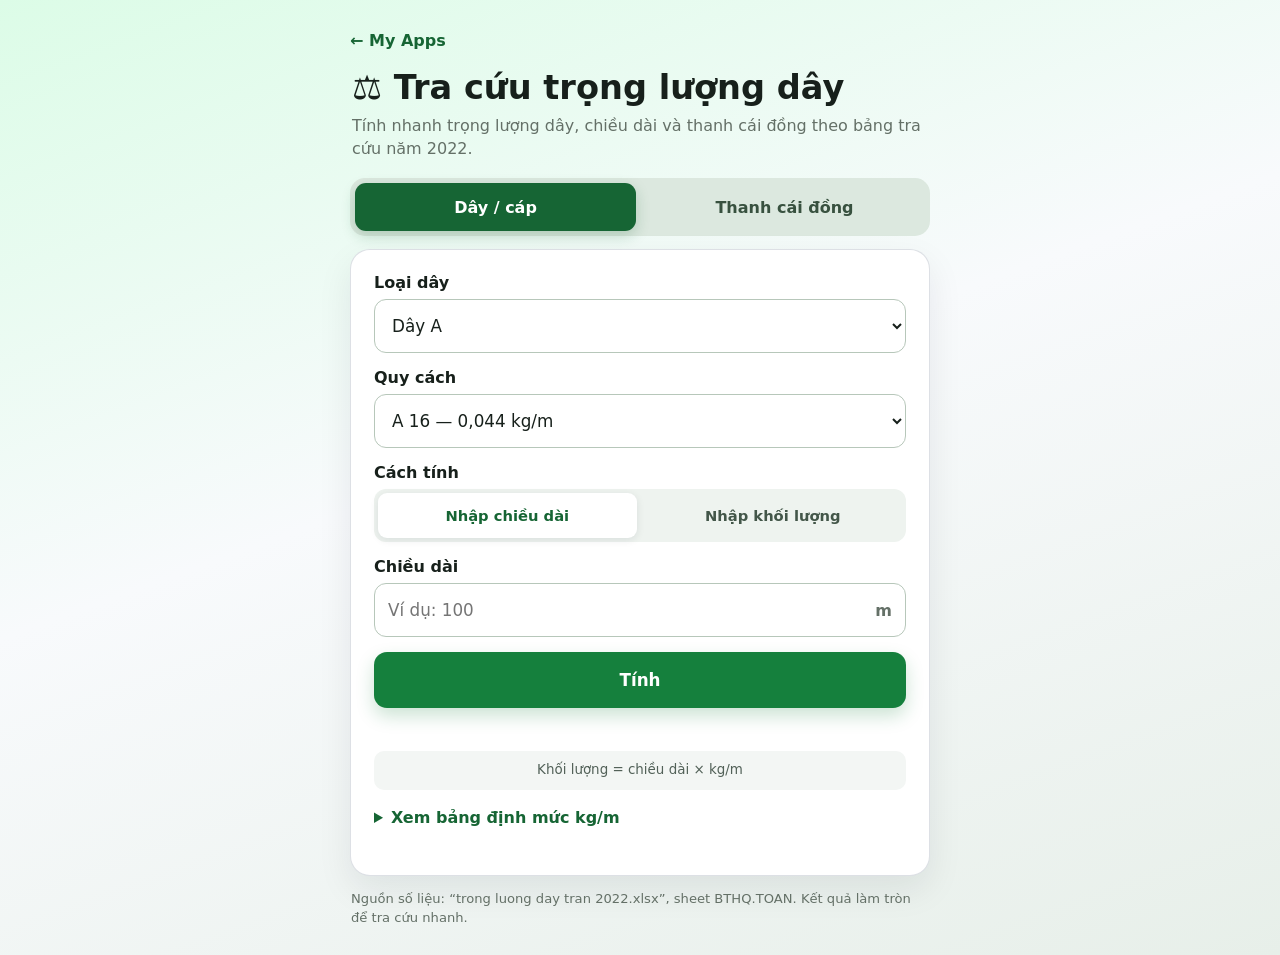
<file: apps/tra-cuu-trong-luong-day/index.html>
<!DOCTYPE html>
<html lang="vi">
<head>
  <meta charset="UTF-8">
  <meta name="viewport" content="width=device-width, initial-scale=1, viewport-fit=cover">
  <meta name="theme-color" content="#166534">
  <title>Tra cứu trọng lượng dây</title>
  <style>
    :root { color-scheme:light; --green:#166534; --green2:#15803d; --soft:#ecfdf3; --ink:#17201b; --muted:#647067; --line:#d8e2da; --warn:#b45309; }
    * { box-sizing:border-box; }
    body { margin:0; min-height:100vh; font-family:system-ui,-apple-system,"Segoe UI",Roboto,Arial,sans-serif; color:var(--ink); background:linear-gradient(160deg,#dcfce7 0,#f8fafc 45%,#e7efe9 100%); }
    main { width:min(100%,620px); margin:auto; padding:calc(18px + env(safe-area-inset-top)) 14px calc(28px + env(safe-area-inset-bottom)); }
    .back { display:inline-flex; align-items:center; min-height:44px; color:var(--green); font-weight:800; text-decoration:none; }
    header { margin:6px 2px 18px; }
    h1 { margin:0 0 6px; font-size:clamp(1.55rem,7vw,2.1rem); line-height:1.18; }
    header p { margin:0; color:var(--muted); line-height:1.45; }
    .tabs { display:grid; grid-template-columns:1fr 1fr; gap:8px; padding:5px; border-radius:15px; background:#dce8df; }
    .tab { min-height:48px; border:0; border-radius:11px; padding:9px; color:#38513f; background:transparent; font:inherit; font-weight:800; cursor:pointer; touch-action:manipulation; }
    .tab.active { color:#fff; background:var(--green); box-shadow:0 5px 14px rgba(22,101,52,.22); }
    .panel { display:none; margin-top:13px; padding:18px; border:1px solid rgba(100,116,139,.22); border-radius:20px; background:#fff; box-shadow:0 14px 35px rgba(15,23,42,.08); }
    .panel.active { display:block; }
    .field { margin-bottom:15px; }
    label, .field-label { display:block; margin-bottom:7px; font-weight:800; }
    select, input { width:100%; min-height:54px; border:1.5px solid #b7c7ba; border-radius:12px; padding:11px 13px; color:var(--ink); background:#fff; font:inherit; font-size:1.05rem; outline:none; }
    select:focus, input:focus { border-color:var(--green2); box-shadow:0 0 0 4px rgba(21,128,61,.12); }
    .with-unit { position:relative; }
    .with-unit input { padding-right:58px; }
    .unit { position:absolute; right:14px; top:50%; transform:translateY(-50%); color:var(--muted); font-weight:800; pointer-events:none; }
    .segmented { display:grid; grid-template-columns:1fr 1fr; gap:7px; padding:4px; border-radius:12px; background:#eef3ef; }
    .mode { min-height:45px; border:0; border-radius:9px; padding:8px; color:#435649; background:transparent; font:inherit; font-size:.92rem; font-weight:750; cursor:pointer; }
    .mode.active { color:var(--green); background:#fff; box-shadow:0 2px 8px rgba(15,23,42,.09); }
    .calculate { width:100%; min-height:56px; border:0; border-radius:13px; padding:12px 16px; color:#fff; background:var(--green2); font:inherit; font-size:1.05rem; font-weight:850; cursor:pointer; box-shadow:0 8px 18px rgba(21,128,61,.22); }
    .calculate:active { transform:translateY(1px); }
    .error { min-height:20px; margin:10px 1px 0; color:#b42318; font-weight:650; }
    .result { display:none; margin-top:15px; overflow:hidden; border:1px solid #a9d6b6; border-radius:14px; background:var(--soft); }
    .result.show { display:block; }
    .result-row { display:flex; justify-content:space-between; align-items:center; gap:12px; padding:12px 14px; }
    .result-row + .result-row { border-top:1px solid #cce8d4; }
    .result-row span { color:#50675a; }
    .result-row strong { white-space:nowrap; text-align:right; font-size:1.08rem; }
    .result-row.primary strong { color:var(--green); font-size:1.5rem; }
    .formula { margin:13px 0 0; padding:10px; border-radius:10px; color:#526158; background:#f3f6f4; font-size:.84rem; text-align:center; line-height:1.4; }
    .reference { margin-top:18px; }
    .reference summary { min-height:44px; cursor:pointer; color:var(--green); font-weight:800; }
    .table-wrap { max-height:290px; overflow:auto; border:1px solid var(--line); border-radius:11px; }
    table { width:100%; border-collapse:collapse; font-size:.9rem; }
    th,td { padding:9px 11px; border-bottom:1px solid var(--line); text-align:left; }
    th { position:sticky; top:0; color:#fff; background:var(--green); }
    td:last-child,th:last-child { text-align:right; }
    .grid-2 { display:grid; grid-template-columns:1fr 1fr; gap:10px; }
    .note { margin:13px 1px 0; color:var(--muted); font-size:.82rem; line-height:1.45; }
    @media (min-width:540px) { main { padding-left:20px; padding-right:20px; } .panel { padding:23px; } }
  </style>
</head>
<body>
  <main>
    <a class="back" href="../../">← My Apps</a>
    <header>
      <h1>⚖️ Tra cứu trọng lượng dây</h1>
      <p>Tính nhanh trọng lượng dây, chiều dài và thanh cái đồng theo bảng tra cứu năm 2022.</p>
    </header>

    <nav class="tabs" aria-label="Chọn công cụ">
      <button class="tab active" type="button" data-tab="wire">Dây / cáp</button>
      <button class="tab" type="button" data-tab="copper">Thanh cái đồng</button>
    </nav>

    <section class="panel active" id="wire-panel">
      <form id="wire-form" novalidate>
        <div class="field">
          <label for="wire-group">Loại dây</label>
          <select id="wire-group">
            <option value="A">Dây A</option>
            <option value="AC">Dây AC</option>
            <option value="AE">Dây AE</option>
            <option value="VX">Dây VX</option>
          </select>
        </div>
        <div class="field">
          <label for="wire-type">Quy cách</label>
          <select id="wire-type"></select>
        </div>
        <div class="field">
          <span class="field-label">Cách tính</span>
          <div class="segmented">
            <button class="mode active" type="button" data-wire-mode="length">Nhập chiều dài</button>
            <button class="mode" type="button" data-wire-mode="weight">Nhập khối lượng</button>
          </div>
        </div>
        <div class="field">
          <label id="wire-input-label" for="wire-input">Chiều dài</label>
          <div class="with-unit">
            <input id="wire-input" type="text" inputmode="decimal" autocomplete="off" placeholder="Ví dụ: 100">
            <span class="unit" id="wire-input-unit">m</span>
          </div>
        </div>
        <button class="calculate" type="submit">Tính</button>
        <p class="error" id="wire-error" role="alert"></p>
      </form>
      <div class="result" id="wire-result" aria-live="polite">
        <div class="result-row"><span>Quy cách</span><strong id="wire-result-type">—</strong></div>
        <div class="result-row"><span>Định mức</span><strong id="wire-rate">—</strong></div>
        <div class="result-row primary"><span id="wire-output-label">Khối lượng</span><strong id="wire-output">—</strong></div>
      </div>
      <p class="formula" id="wire-formula">Khối lượng = chiều dài × kg/m</p>
      <details class="reference">
        <summary>Xem bảng định mức kg/m</summary>
        <div class="table-wrap">
          <table>
            <thead><tr><th>Quy cách</th><th>kg/m</th></tr></thead>
            <tbody id="wire-table"></tbody>
          </table>
        </div>
      </details>
    </section>

    <section class="panel" id="copper-panel">
      <form id="copper-form" novalidate>
        <div class="grid-2">
          <div class="field">
            <label for="width">Rộng</label>
            <div class="with-unit"><input id="width" type="text" inputmode="decimal" placeholder="40"><span class="unit">mm</span></div>
          </div>
          <div class="field">
            <label for="thickness">Dày</label>
            <div class="with-unit"><input id="thickness" type="text" inputmode="decimal" placeholder="4"><span class="unit">mm</span></div>
          </div>
        </div>
        <div class="field">
          <span class="field-label">Cách tính</span>
          <div class="segmented">
            <button class="mode active" type="button" data-copper-mode="length">Nhập chiều dài</button>
            <button class="mode" type="button" data-copper-mode="weight">Nhập khối lượng</button>
          </div>
        </div>
        <div class="field">
          <label id="copper-input-label" for="copper-input">Chiều dài</label>
          <div class="with-unit">
            <input id="copper-input" type="text" inputmode="decimal" autocomplete="off" placeholder="Ví dụ: 1">
            <span class="unit" id="copper-input-unit">m</span>
          </div>
        </div>
        <button class="calculate" type="submit">Tính</button>
        <p class="error" id="copper-error" role="alert"></p>
      </form>
      <div class="result" id="copper-result" aria-live="polite">
        <div class="result-row"><span>Tiết diện</span><strong id="copper-size">—</strong></div>
        <div class="result-row"><span>Khối lượng 1 mét</span><strong id="copper-rate">—</strong></div>
        <div class="result-row primary"><span id="copper-output-label">Khối lượng</span><strong id="copper-output">—</strong></div>
      </div>
      <p class="formula">Tỷ trọng đồng đỏ: 0,00895 · kg = rộng × dày × dài × 0,00895</p>
    </section>

    <p class="note">Nguồn số liệu: “trong luong day tran 2022.xlsx”, sheet BTHQ.TOAN. Kết quả làm tròn để tra cứu nhanh.</p>
  </main>

  <script>
    (() => {
      const wires = {
        A: [['A 16',.044],['A 25',.068],['A 35',.095],['A 50',.136],['A 70',.191],['A 95',.257],['A 120',.322],['A 150',.407],['A 185',.503]],
        AC: [['AC 16',.062],['AC 25',.092],['AC 35',.15],['AC 50',.196],['AC 70',.275],['AC 95',.386],['AC 120',.492],['AC 150',.617],['AC 185',.771]],
        AE: [['AE 10',.09],['AE 16',.11],['AE 25',.14],['AE 35',.18],['AE 50',.22],['AE 70',.36],['AE 95',.42],['AE 120',.52],['AE 150',.65]],
        VX: [['VX2x11',.12],['VX2x16',.14],['VX2x25',.22],['VX2x35',.28],['VX2x50',.38],['VX4x25',.42],['VX4x35',.56],['VX4x50',.78],['VX4x70',1.07],['VX4x95',1.35],['VX4x120',1.8],['VX4x150',2],['VX4x185',2.08]]
      };
      const density = .00895;
      const number = value => Number(String(value).trim().replace(',', '.'));
      const fmt = (value, digits=3) => value.toLocaleString('vi-VN',{maximumFractionDigits:digits});
      let wireMode = 'length';
      let copperMode = 'length';

      document.querySelectorAll('.tab').forEach(button => button.addEventListener('click', () => {
        document.querySelectorAll('.tab').forEach(x => x.classList.toggle('active', x === button));
        document.querySelectorAll('.panel').forEach(x => x.classList.remove('active'));
        document.getElementById(`${button.dataset.tab}-panel`).classList.add('active');
      }));

      const group = document.getElementById('wire-group');
      const type = document.getElementById('wire-type');
      const table = document.getElementById('wire-table');
      function loadTypes() {
        const list = wires[group.value];
        type.innerHTML = list.map(([name,rate],i) => `<option value="${i}">${name} — ${fmt(rate)} kg/m</option>`).join('');
        table.innerHTML = list.map(([name,rate]) => `<tr><td>${name}</td><td>${fmt(rate)}</td></tr>`).join('');
        document.getElementById('wire-result').classList.remove('show');
      }
      group.addEventListener('change', loadTypes);
      loadTypes();

      document.querySelectorAll('[data-wire-mode]').forEach(button => button.addEventListener('click', () => {
        wireMode = button.dataset.wireMode;
        document.querySelectorAll('[data-wire-mode]').forEach(x => x.classList.toggle('active', x === button));
        const fromLength = wireMode === 'length';
        document.getElementById('wire-input-label').textContent = fromLength ? 'Chiều dài' : 'Khối lượng';
        document.getElementById('wire-input-unit').textContent = fromLength ? 'm' : 'kg';
        document.getElementById('wire-output-label').textContent = fromLength ? 'Khối lượng' : 'Chiều dài';
        document.getElementById('wire-formula').textContent = fromLength ? 'Khối lượng = chiều dài × kg/m' : 'Chiều dài = khối lượng ÷ kg/m';
        document.getElementById('wire-result').classList.remove('show');
      }));

      document.getElementById('wire-form').addEventListener('submit', event => {
        event.preventDefault();
        const input = number(document.getElementById('wire-input').value);
        const error = document.getElementById('wire-error');
        error.textContent = '';
        if (!Number.isFinite(input) || input <= 0) { error.textContent = 'Vui lòng nhập số lớn hơn 0.'; return; }
        const [name,rate] = wires[group.value][Number(type.value)];
        const output = wireMode === 'length' ? input * rate : input / rate;
        document.getElementById('wire-result-type').textContent = name;
        document.getElementById('wire-rate').textContent = `${fmt(rate)} kg/m`;
        document.getElementById('wire-output').textContent = wireMode === 'length' ? `${fmt(output)} kg` : `${fmt(output)} m`;
        document.getElementById('wire-result').classList.add('show');
      });

      document.querySelectorAll('[data-copper-mode]').forEach(button => button.addEventListener('click', () => {
        copperMode = button.dataset.copperMode;
        document.querySelectorAll('[data-copper-mode]').forEach(x => x.classList.toggle('active', x === button));
        const fromLength = copperMode === 'length';
        document.getElementById('copper-input-label').textContent = fromLength ? 'Chiều dài' : 'Khối lượng';
        document.getElementById('copper-input-unit').textContent = fromLength ? 'm' : 'kg';
        document.getElementById('copper-output-label').textContent = fromLength ? 'Khối lượng' : 'Chiều dài';
        document.getElementById('copper-result').classList.remove('show');
      }));

      document.getElementById('copper-form').addEventListener('submit', event => {
        event.preventDefault();
        const width = number(document.getElementById('width').value);
        const thickness = number(document.getElementById('thickness').value);
        const input = number(document.getElementById('copper-input').value);
        const error = document.getElementById('copper-error');
        error.textContent = '';
        if (![width,thickness,input].every(value => Number.isFinite(value) && value > 0)) { error.textContent = 'Vui lòng nhập đủ các số lớn hơn 0.'; return; }
        const rate = width * thickness * density;
        const output = copperMode === 'length' ? input * rate : input / rate;
        document.getElementById('copper-size').textContent = `${fmt(width)} × ${fmt(thickness)} mm`;
        document.getElementById('copper-rate').textContent = `${fmt(rate)} kg/m`;
        document.getElementById('copper-output').textContent = copperMode === 'length' ? `${fmt(output)} kg` : `${fmt(output)} m`;
        document.getElementById('copper-result').classList.add('show');
      });
    })();
  </script>
</body>
</html>
</file>
